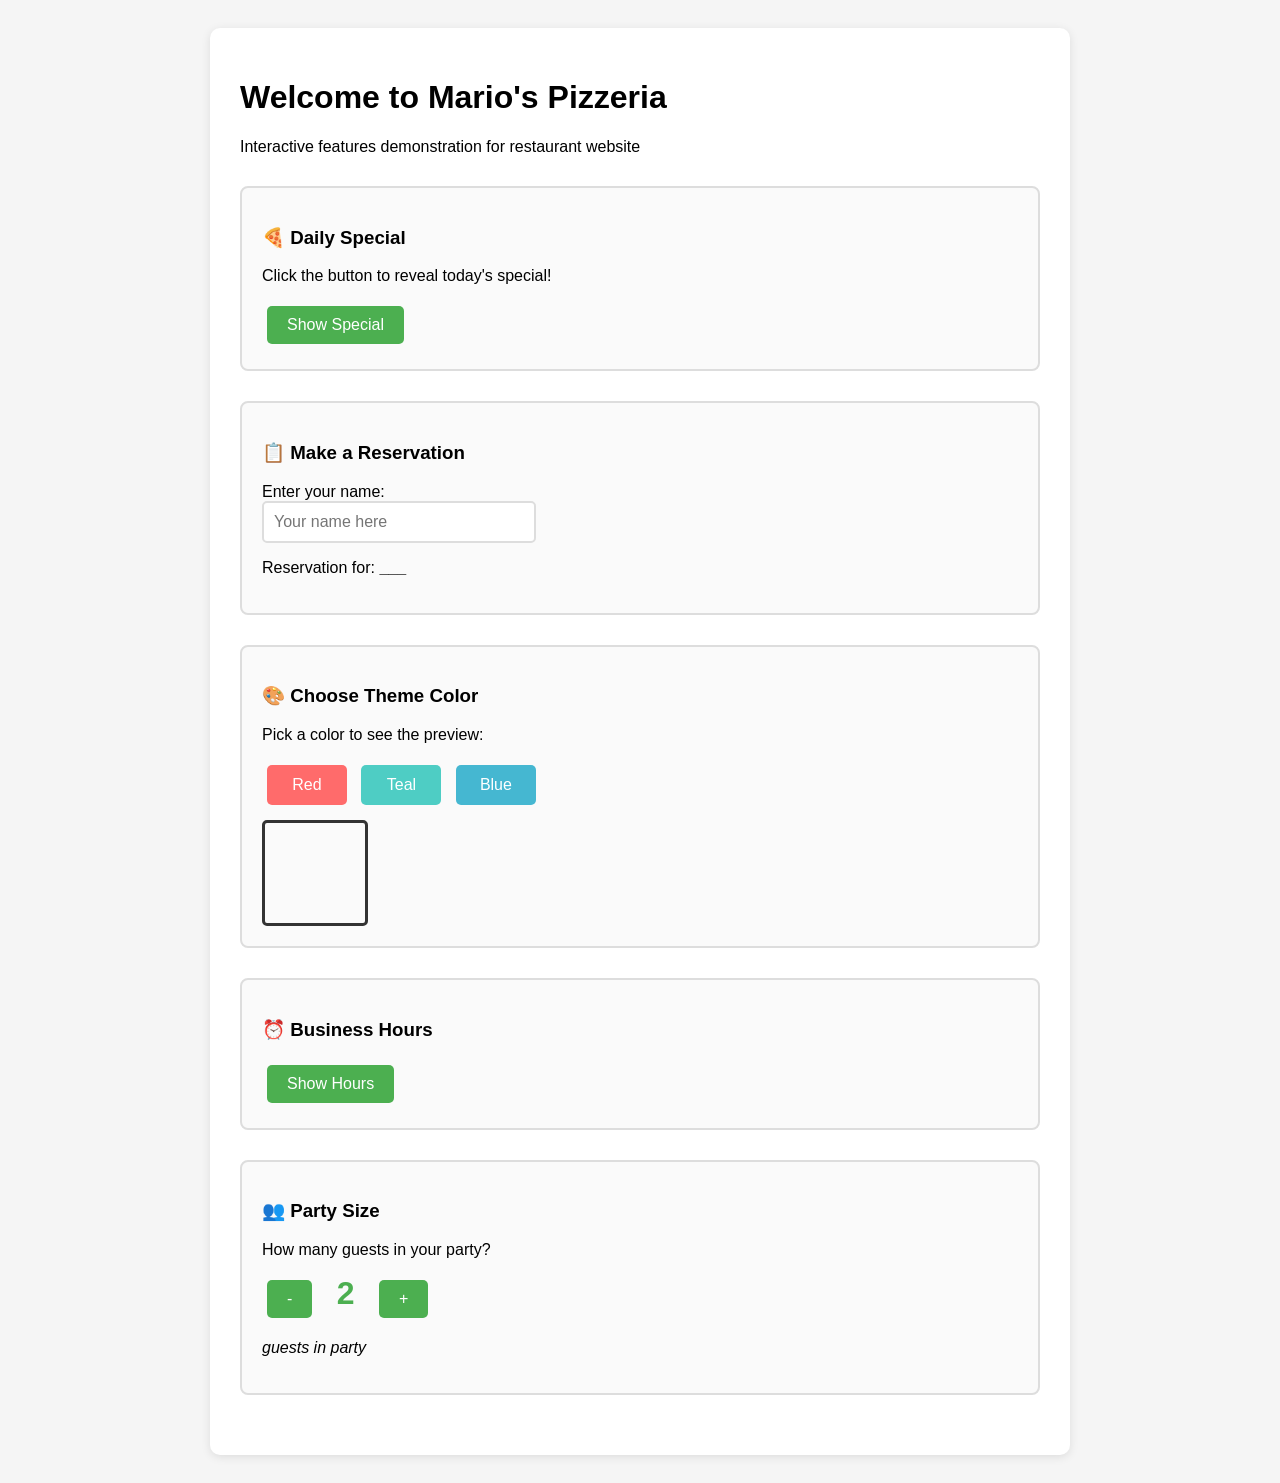
<file: Phase-2-Programming-Fundamentals/Week-5/Day-23/index.html>
<!DOCTYPE html>
<html lang="en">
<head>
  <meta charset="UTF-8">
  <meta name="viewport" content="width=device-width, initial-scale=1.0">
  <title>Interactive Restaurant Page</title>
  <style>
    body {
      font-family: Arial, sans-serif;
      padding: 20px;
      background-color: #f5f5f5;
    }
    .container {
      max-width: 800px;
      margin: 0 auto;
      background: white;
      padding: 30px;
      border-radius: 10px;
      box-shadow: 0 2px 10px rgba(0,0,0,0.1);
    }
    button {
      padding: 10px 20px;
      margin: 5px;
      cursor: pointer;
      background-color: #4CAF50;
      color: white;
      border: none;
      border-radius: 5px;
      font-size: 16px;
    }
    button:hover {
      background-color: #45a049;
    }
    .feature-section {
      margin: 30px 0;
      padding: 20px;
      border: 2px solid #ddd;
      border-radius: 8px;
      background-color: #fafafa;
    }
    input {
      padding: 10px;
      width: 250px;
      font-size: 16px;
      border: 2px solid #ddd;
      border-radius: 5px;
    }
    .theme-btn {
      width: 80px;
      height: 40px;
      margin: 5px;
    }
    #theme-preview {
      width: 100px;
      height: 100px;
      border: 3px solid #333;
      margin-top: 10px;
      border-radius: 5px;
    }
    #info-content {
      margin-top: 15px;
      padding: 15px;
      background-color: #e8f5e9;
      border-radius: 5px;
    }
    #guest-count {
      font-size: 32px;
      font-weight: bold;
      color: #4CAF50;
      margin: 0 15px;
    }
  </style>
</head>
<body>
  <div class="container">
    <h1 id="main-title">Welcome to Mario's Pizzeria</h1>
    <p>Interactive features demonstration for restaurant website</p>

    <!-- Feature 1: Button changes text -->
    <div class="feature-section">
      <h3>🍕 Daily Special</h3>
      <p id="special-text">Click the button to reveal today's special!</p>
      <button id="reveal-special">Show Special</button>
    </div>

    <!-- Feature 2: Input displays text -->
    <div class="feature-section">
      <h3>📋 Make a Reservation</h3>
      <label for="name-input">Enter your name:</label><br>
      <input type="text" id="name-input" placeholder="Your name here">
      <p>Reservation for: <strong><span id="name-display">___</span></strong></p>
    </div>

    <!-- Feature 3: Color picker -->
    <div class="feature-section">
      <h3>🎨 Choose Theme Color</h3>
      <p>Pick a color to see the preview:</p>
      <button class="theme-btn" data-color="#ff6b6b" style="background-color: #ff6b6b;">Red</button>
      <button class="theme-btn" data-color="#4ecdc4" style="background-color: #4ecdc4;">Teal</button>
      <button class="theme-btn" data-color="#45b7d1" style="background-color: #45b7d1;">Blue</button>
      <div id="theme-preview"></div>
    </div>

    <!-- Feature 4: Show/Hide -->
    <div class="feature-section">
      <h3>⏰ Business Hours</h3>
      <button id="toggle-info">Show Hours</button>
      <div id="info-content" style="display: none;">
        <p><strong>Monday - Friday:</strong> 11:00 AM - 10:00 PM</p>
        <p><strong>Saturday:</strong> 12:00 PM - 11:00 PM</p>
        <p><strong>Sunday:</strong> 12:00 PM - 9:00 PM</p>
        <p>Happy Hour: Monday-Friday 3:00-6:00 PM</p>
      </div>
    </div>

    <!-- Feature 5: Counter -->
    <div class="feature-section">
      <h3>👥 Party Size</h3>
      <p>How many guests in your party?</p>
      <button id="decrease">-</button>
      <span id="guest-count">2</span>
      <button id="increase">+</button>
      <p><em>guests in party</em></p>
    </div>
  </div>

  <script src="app.js"></script>
</body>
</html>
</file>
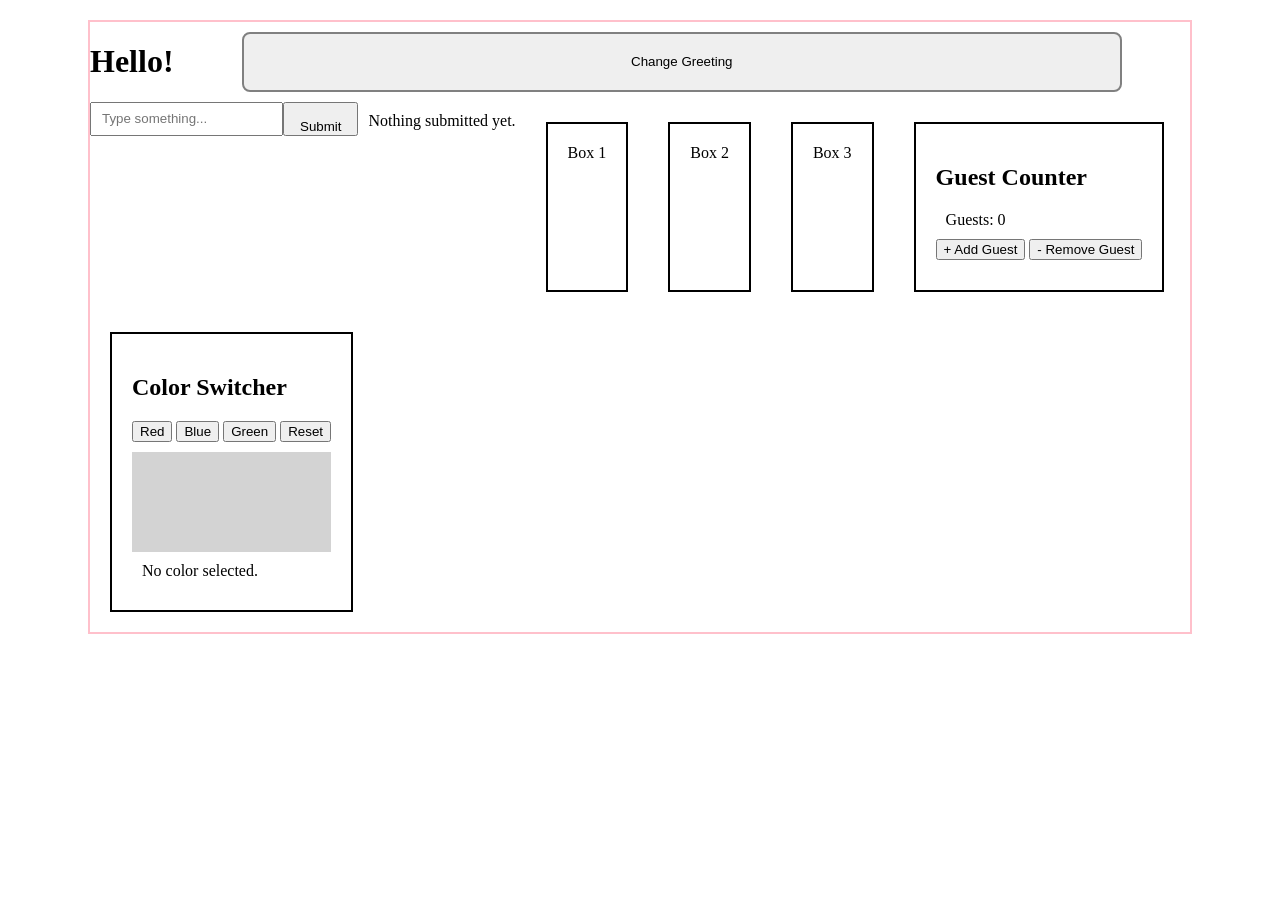
<file: Phase-2-Programming-Fundamentals/Week-5/Day-23/practice.html>
<!DOCTYPE html>
<html lang="en">
<head>
  <meta charset="UTF-8">
  <title>DOM Practice</title>
  <style>
    #change-btn {
        padding: 10px;
        border-radius: 8px;
        align-items: center;
        border: 2px solid grey;
        margin: 10px auto;
        width: 80%;
    }
    body {
        display: flex;
        flex-direction: column;
        justify-content: center;
        border: 2px solid pink;
        margin: 20px auto;
        padding: 10px auto;
        max-width: 1100px;
    }
    main {
      display: flex;
      flex-wrap: wrap;
    }

    .box {
        border: 2px solid black;
        padding: 20px;
        margin: 20px;
    }
    p {
      margin: 10px;
    }

    #user-input {
      padding: 10px;
      height: 10px;
     
    }
    #submit-btn {
      height: 10px;
      padding: 15px;
      text-align: center;
    }

    @media (min-width: 768px) {
        .box {
        border: 2px solid black;
        padding: 20px;
        flex-direction: row;
    }
    }
  </style>
</head>
<body id="body">
  <main>
  <h1 id="greeting">Hello!</h1>
  <button id="change-btn">Change Greeting</button>

  <input type="text" id="user-input" placeholder="Type something...">
  <button id="submit-btn">Submit</button>
  <p id="output">Nothing submitted yet.</p>


  <div class="box">Box 1</div>
  <div class="box">Box 2</div>
  <div class="box">Box 3</div>

  <div class="box">
  <h2>Guest Counter</h2>
  <p>Guests: <span id="count">0</span></p>
  <button id="count-up">+ Add Guest</button>
  <button id="remove-guest">- Remove Guest</button>
  <p id="counter-message"></p>
 </div>

 <div class="box">
  <h2>Color Switcher</h2>
  <button id="red-btn">Red</button>
  <button id="blue-btn">Blue</button>
  <button id="green-btn">Green</button>
  <button id="reset-btn">Reset</button>
  <div id="color-box" style="width: 100%; height: 100px; margin-top: 10px; background-color: lightgray;"></div>
  <p id="color-label">No color selected.</p>
</div>

 
  </main>
   <script src="practice.js"></script>
</body>
</html>
</file>
